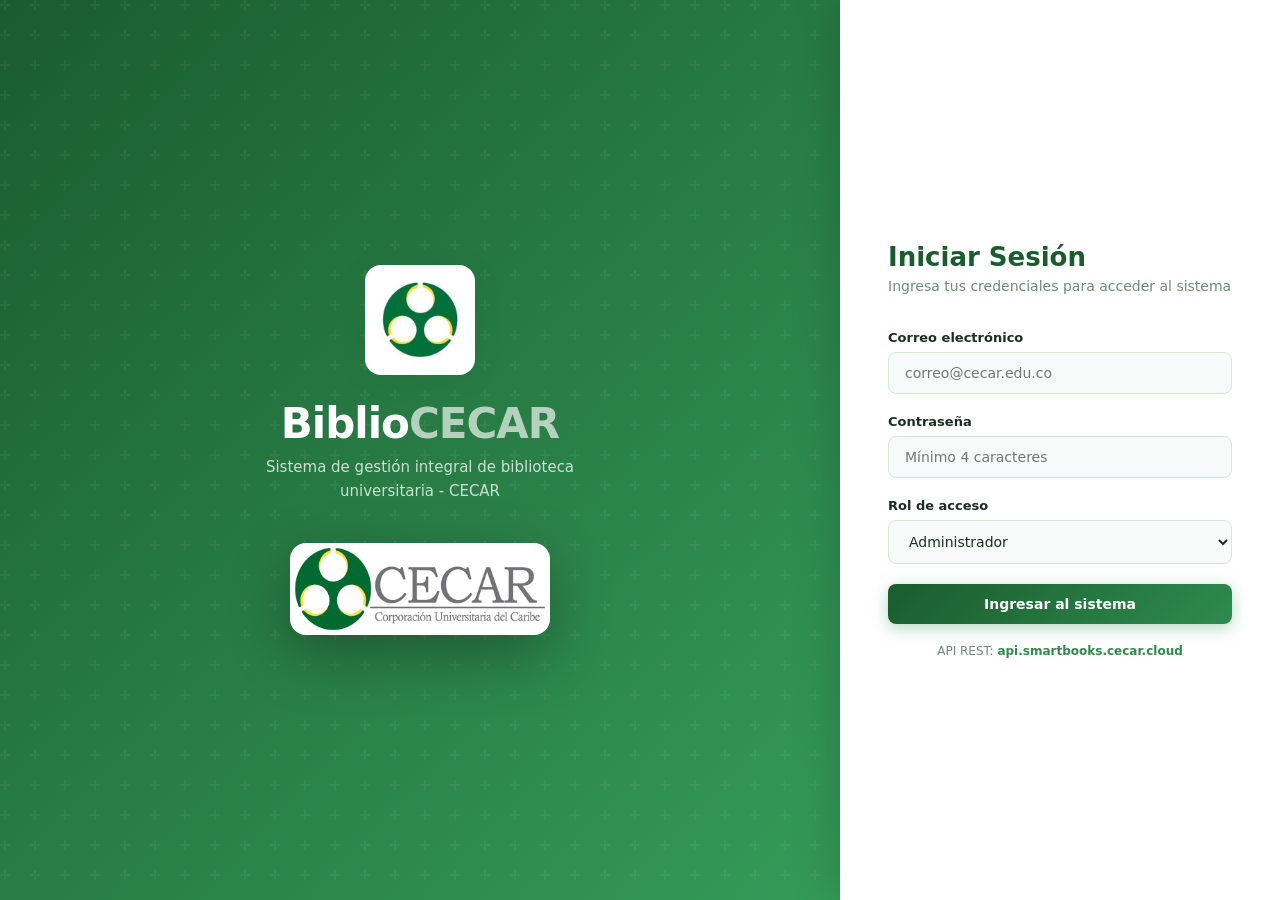
<file: index.html>
<!DOCTYPE html>
<html lang="es">
<head>
  <meta charset="UTF-8">
  <meta name="viewport" content="width=device-width, initial-scale=1.0">
  <title>BiblioCECAR</title>
  <link rel="stylesheet" href="css/styles.css">
  <script src="js/app.js" defer></script>
</head>
<body>

  <div id="loginPage">
    <div class="login-left">
      <div class="login-logo-area anim-fade">
        <img src="recursos/logo-cecar-corporacion-universitaria-del-caribe.webp" alt="CECAR" onerror="this.style.display='none'">
        <h1>Biblio<span>CECAR</span></h1>
        <p>Sistema de gestión integral de biblioteca universitaria - CECAR</p>
      </div>
      <img src="recursos/images.png" alt="Biblioteca" class="login-book-img anim-fade" style="animation-delay:.2s" onerror="this.style.display='none'">
    </div>

    <div class="login-right anim-slide">
      <h2>Iniciar Sesión</h2>
      <p class="sub">Ingresa tus credenciales para acceder al sistema</p>

      <div class="form-group">
        <label for="loginEmail">Correo electrónico</label>
        <input type="email" id="loginEmail" placeholder="correo@cecar.edu.co">
        <span class="error-msg" id="emailErr">Ingresa un correo válido</span>
      </div>

      <div class="form-group">
        <label for="loginPass">Contraseña</label>
        <input type="password" id="loginPass" placeholder="Mínimo 4 caracteres">
        <span class="error-msg" id="passErr">La contraseña debe tener mínimo 4 caracteres</span>
      </div>

      <div class="form-group">
        <label for="loginRole">Rol de acceso</label>
        <select id="loginRole">
          <option value="admin">Administrador</option>
          <option value="bibliotecario">Bibliotecario / Operador</option>
          <option value="consulta">Consulta / Invitado</option>
        </select>
      </div>

      <button class="btn btn-primary btn-full" id="loginBtn" onclick="doLogin(event)">
        Ingresar al sistema
      </button>

      <p class="api-note">
        API REST:
        <a href="https://api.smartbooks.cecar.cloud/index.html" target="_blank">api.smartbooks.cecar.cloud</a>
      </p>
    </div>
  </div>

  <div id="appShell">
    <header class="topbar">
      <a class="topbar-logo" href="#" onclick="goHome();return false">
        <img src="recursos/logo-cecar-corporacion-universitaria-del-caribe.webp" alt="CECAR" onerror="this.style.display='none'">
        <span>Biblio<em>CECAR</em></span>
      </a>

      <div class="topbar-spacer"></div>

      <div class="topbar-user">
        <div class="avatar" id="userAvatar">A</div>
        <div>
          <div id="userNameDisplay">Usuario</div>
          <div class="topbar-role" id="userRoleDisplay">Administrador</div>
        </div>
      </div>

      <button class="topbar-logout" onclick="doLogout()">Cerrar sesión</button>
    </header>

    <div class="app-body">
      <nav class="sidebar">
        <div class="sidebar-section role-admin role-bibliotecario">Principal</div>
        <div class="sidebar-link role-admin role-bibliotecario active" onclick="showPage('dashboard')" id="nav-dashboard">
          <span class="icon">🏠</span> Dashboard
        </div>

        <div class="sidebar-section">Gestión</div>

        <div class="sidebar-link role-admin role-bibliotecario role-consulta" onclick="showPage('libros')" id="nav-libros">
          <span class="icon">📚</span> Libros
        </div>

        <div class="sidebar-link role-admin role-bibliotecario" onclick="showPage('clientes')" id="nav-clientes">
          <span class="icon">👥</span> Clientes
        </div>

        <div class="sidebar-link role-admin role-bibliotecario" onclick="showPage('ventas')" id="nav-ventas">
          <span class="icon">🛒</span> Ventas
        </div>

        <div class="sidebar-link role-admin role-bibliotecario role-consulta" onclick="showPage('inventario')" id="nav-inventario">
          <span class="icon">📦</span> Inventario
        </div>

        <div class="sidebar-link role-admin role-bibliotecario" onclick="showPage('ingresos')" id="nav-ingresos">
          <span class="icon">📥</span> Ingresos
        </div>

        <div class="sidebar-link role-admin role-bibliotecario" onclick="showPage('lotes')" id="nav-lotes">
          <span class="icon">🏷️</span> Lotes
        </div>

        <div class="sidebar-section role-admin">Admin</div>
        <div class="sidebar-link role-admin" onclick="showPage('usuarios')" id="nav-usuarios">
          <span class="icon">⚙️</span> Usuarios
        </div>

        <div class="sidebar-section">Cuenta</div>
        <div class="sidebar-link role-admin role-bibliotecario role-consulta" onclick="showPage('perfil')" id="nav-perfil">
          <span class="icon">👤</span> Perfil
        </div>
      </nav>

      <main class="main-content">

        <section class="content-page active" id="page-dashboard">
          <div class="dashboard-hero anim-fade">
            <div class="dashboard-welcome">
              <h2>Panel de control BiblioCECAR</h2>
              <p>Administra catálogo, inventario, clientes, ventas, ingresos y lotes desde un panel central preparado para operación diaria.</p>
              <div class="dashboard-actions">
                <button class="btn btn-light" onclick="showPage('libros')">Registrar libro</button>
                <button class="btn btn-light" onclick="showPage('ventas')">Nueva venta</button>
                <button class="btn btn-light" onclick="showPage('inventario')">Ver inventario</button>
              </div>
            </div>

            <aside class="dashboard-summary">
              <h3>Resumen operativo</h3>
              <div class="summary-line"><span>Libros activos</span><strong id="dashLibrosMini">0</strong></div>
              <div class="summary-line"><span>Stock disponible</span><strong id="dashStockMini">0</strong></div>
              <div class="summary-line"><span>Ventas registradas</span><strong id="dashVentasMini">0</strong></div>
              <div class="summary-line"><span>Lotes creados</span><strong id="dashLotesMini">0</strong></div>
            </aside>
          </div>

          <div class="dashboard-stats anim-fade">
            <div class="dashboard-stat">
              <div class="dashboard-stat-top"><div class="dashboard-stat-icon">📚</div><span class="badge badge-green">Catálogo</span></div>
              <div class="num" id="statLibros">0</div>
              <div class="lbl">Libros registrados</div>
              <small>Total de títulos guardados en el sistema.</small>
            </div>

            <div class="dashboard-stat">
              <div class="dashboard-stat-top"><div class="dashboard-stat-icon">📦</div><span class="badge badge-blue">Inventario</span></div>
              <div class="num" id="statStock">0</div>
              <div class="lbl">Unidades en stock</div>
              <small>Suma de unidades disponibles para venta.</small>
            </div>

            <div class="dashboard-stat">
              <div class="dashboard-stat-top"><div class="dashboard-stat-icon">👥</div><span class="badge badge-gold">Clientes</span></div>
              <div class="num" id="statClientes">0</div>
              <div class="lbl">Clientes registrados</div>
              <small>Compradores guardados con sus datos básicos.</small>
            </div>

            <div class="dashboard-stat">
              <div class="dashboard-stat-top"><div class="dashboard-stat-icon">🛒</div><span class="badge badge-green">Ventas</span></div>
              <div class="num" id="statVentas">0</div>
              <div class="lbl">Ventas realizadas</div>
              <small>Movimientos que descuentan inventario.</small>
            </div>
          </div>

          <div class="dashboard-grid anim-fade">
            <section class="dashboard-panel">
              <div class="panel-head">
                <div>
                  <h3>Módulos principales</h3>
                  <p>Accesos rápidos con descripción de cada sección.</p>
                </div>
              </div>
              <div class="module-list" id="modulesGrid"></div>
            </section>

            <div class="dashboard-side">
              <section class="dashboard-panel">
                <div class="panel-head">
                  <div>
                    <h3>Stock para revisar</h3>
                    <p>Libros agotados o con pocas unidades.</p>
                  </div>
                </div>
                <div class="stock-list" id="dashLowStock"></div>
              </section>

              <section class="dashboard-panel">
                <div class="panel-head">
                  <div>
                    <h3>Actividad reciente</h3>
                    <p>Últimas ventas e ingresos registrados.</p>
                  </div>
                </div>
                <div class="activity-list" id="dashRecentActivity"></div>
              </section>
            </div>
          </div>
        </section>

        <section class="content-page" id="page-libros">
          <div class="page-header">
            <h2>📚 Gestión de Libros</h2>
            <p>Consulta, registra y actualiza el catálogo de libros.</p>
          </div>

          <div class="form-card editor-only">
            <h3 id="libroFormTitle">Registrar / Actualizar Libro</h3>
            <div class="form-row">
              <div class="form-group"><label>Nombre *</label><input type="text" id="libroNombre" placeholder="Ej. Cálculo Integral"></div>
              <div class="form-group"><label>Nivel *</label><input type="text" id="libroNivel" placeholder="Ej. Universitario"></div>
            </div>
            <div class="form-row">
              <div class="form-group">
                <label>Tipo *</label>
                <select id="libroTipo">
                  <option value="">Seleccionar tipo</option>
                  <option value="1">Texto académico</option>
                  <option value="2">Investigación</option>
                  <option value="3">Literatura</option>
                  <option value="4">Referencia</option>
                </select>
              </div>
              <div class="form-group"><label>Edición *</label><input type="text" id="libroEdicion" placeholder="Ej. 3ra edición"></div>
            </div>
            <div class="form-row">
              <div class="form-group"><label>Unidades *</label><input type="number" id="libroUnidades" placeholder="0" min="0"></div>
              <div class="form-group"><label>Lote *</label><input type="text" id="libroLote" placeholder="Ej. LOTE-2026-A"></div>
            </div>
            <div class="form-row">
              <div class="form-group"><label>Valor de compra ($) *</label><input type="number" id="libroCompra" placeholder="0.00" step="0.01" min="0"></div>
              <div class="form-group"><label>Valor de venta público ($) *</label><input type="number" id="libroVenta" placeholder="0.00" step="0.01" min="0"></div>
            </div>
            <div class="form-actions">
              <button class="btn btn-primary" onclick="saveLibro(event)">Guardar libro</button>
              <button class="btn btn-secondary" onclick="clearLibroForm(event)">Limpiar</button>
            </div>
          </div>

          <div class="table-wrap">
            <div class="table-toolbar">
              <input type="text" placeholder="🔍 Buscar por ID, nombre, nivel, tipo, edición o lote..." oninput="filterTable(this,'tblLibros')">
              <button class="btn btn-secondary btn-sm" onclick="exportLibros(event)">Exportar</button>
            </div>
            <div class="table-scroll">
              <table id="tblLibros">
                <thead><tr><th>ID</th><th>Nombre</th><th>Nivel</th><th>Tipo</th><th>Edición</th><th>Stock</th><th>Venta</th><th>Lote</th><th>Acciones</th></tr></thead>
                <tbody></tbody>
              </table>
            </div>
          </div>
        </section>

        <section class="content-page" id="page-clientes">
          <div class="page-header">
            <h2>👥 Gestión de Clientes</h2>
            <p>Registra y consulta los clientes del sistema.</p>
          </div>

          <div class="form-card">
            <h3>Registrar / Actualizar Cliente</h3>
            <div class="form-row">
              <div class="form-group"><label>Identificación *</label><input type="text" id="clienteId" placeholder="No. de cédula"></div>
              <div class="form-group"><label>Nombres completos *</label><input type="text" id="clienteNombre" placeholder="Nombre y apellidos"></div>
            </div>
            <div class="form-row">
              <div class="form-group"><label>Correo electrónico *</label><input type="email" id="clienteCorreo" placeholder="correo@ejemplo.com"></div>
              <div class="form-group"><label>Celular *</label><input type="tel" id="clienteCelular" placeholder="300 000 0000"></div>
            </div>
            <div class="form-group"><label>Fecha de nacimiento *</label><input type="date" id="clienteNacimiento"></div>
            <div class="form-actions">
              <button class="btn btn-primary" onclick="saveCliente(event)">Guardar cliente</button>
              <button class="btn btn-secondary" onclick="clearClienteForm(event)">Limpiar</button>
            </div>
          </div>

          <div class="table-wrap">
            <div class="table-toolbar"><input type="text" placeholder="🔍 Buscar por nombre, identificación o correo..." oninput="filterTable(this,'tblClientes')"></div>
            <div class="table-scroll">
              <table id="tblClientes">
                <thead><tr><th>Identificación</th><th>Nombre</th><th>Correo</th><th>Celular</th><th>Acciones</th></tr></thead>
                <tbody></tbody>
              </table>
            </div>
          </div>
        </section>

        <section class="content-page" id="page-ventas">
          <div class="page-header">
            <h2>🛒 Gestión de Ventas</h2>
            <p>Registra ventas, calcula totales y descuenta unidades del inventario.</p>
          </div>

          <div class="form-card">
            <h3>Registrar Venta</h3>
            <div class="form-row">
              <div class="form-group"><label>Identificación del cliente *</label><input type="text" id="ventaCliente" placeholder="No. de cédula"></div>
              <div class="form-group"><label>No. Comprobante *</label><input type="text" id="ventaComprobante" placeholder="Ej. COMP-003"></div>
            </div>
            <div class="form-group"><label>Observaciones</label><textarea rows="2" id="ventaObs" placeholder="Notas adicionales de la venta..."></textarea></div>

            <div class="sale-box">
              <div class="sale-box-title">Ítems de venta</div>
              <div class="form-row">
                <div class="form-group"><label>Libro (ID) *</label><input type="number" id="ventaLibroId" placeholder="Ej. 1"></div>
                <div class="form-group"><label>Lote *</label><input type="text" id="ventaLote" placeholder="Ej. LOTE-A"></div>
              </div>
              <div class="form-group"><label>Cantidad *</label><input type="number" id="ventaCantidad" placeholder="1" min="1"></div>
              <button class="btn btn-secondary btn-sm" onclick="addSaleItem(event)">+ Agregar ítem</button>
              <div class="sale-items-preview" id="saleItemsPreview"></div>
            </div>

            <button class="btn btn-primary" onclick="saveVenta(event)">Registrar venta</button>
          </div>

          <div class="table-wrap">
            <div class="table-toolbar">
              <input type="date" id="ventasDesde" style="max-width:160px" onchange="filterVentas()">
              <input type="date" id="ventasHasta" style="max-width:160px" onchange="filterVentas()">
              <input type="text" id="ventasSearch" placeholder="🔍 Buscar por cliente, libro o comprobante..." oninput="filterVentas()">
            </div>
            <div class="table-scroll">
              <table id="tblVentas">
                <thead><tr><th>Comprobante</th><th>Cliente</th><th>Fecha</th><th>Ítems</th><th>Total</th><th>Acciones</th></tr></thead>
                <tbody></tbody>
              </table>
            </div>
          </div>
        </section>

        <section class="content-page" id="page-inventario">
          <div class="page-header">
            <h2>📦 Inventario</h2>
            <p>Consulta el stock disponible por libro y lote.</p>
          </div>

          <div class="table-wrap">
            <div class="table-toolbar">
              <input type="text" placeholder="🔍 Buscar por lote, libro o estado..." oninput="filterTable(this,'tblInventario')">
              <button class="btn btn-secondary btn-sm" onclick="refreshInventario(event)">🔄 Actualizar</button>
            </div>
            <div class="table-scroll">
              <table id="tblInventario">
                <thead><tr><th>ID</th><th>Lote</th><th>Libro</th><th>Unidades ingresadas</th><th>Stock disponible</th><th>Estado</th></tr></thead>
                <tbody></tbody>
              </table>
            </div>
          </div>
        </section>

        <section class="content-page" id="page-ingresos">
          <div class="page-header">
            <h2>📥 Ingresos de Inventario</h2>
            <p>Registra entradas de libros al inventario.</p>
          </div>

          <div class="form-card">
            <h3>Registrar Ingreso</h3>
            <div class="form-row">
              <div class="form-group"><label>Libro (ID) *</label><input type="number" id="ingresoLibroId" placeholder="ID del libro"></div>
              <div class="form-group"><label>Unidades *</label><input type="number" id="ingresoUnidades" placeholder="0" min="1"></div>
            </div>
            <div class="form-row">
              <div class="form-group"><label>Lote *</label><input type="text" id="ingresoLote" placeholder="Ej. LOTE-2026-A"></div>
              <div class="form-group"><label>Valor de compra ($) *</label><input type="number" id="ingresoCompra" placeholder="0.00" step="0.01" min="0"></div>
            </div>
            <div class="form-group"><label>Valor de venta público ($) *</label><input type="number" id="ingresoVenta" placeholder="0.00" step="0.01" min="0"></div>
            <button class="btn btn-primary" onclick="saveIngreso(event)">Registrar ingreso</button>
          </div>

          <div class="table-wrap">
            <div class="table-toolbar">
              <input type="date" id="ingresosDesde" style="max-width:160px" onchange="filterIngresos()">
              <input type="date" id="ingresosHasta" style="max-width:160px" onchange="filterIngresos()">
              <input type="text" id="ingresosSearch" placeholder="🔍 Buscar por lote o libro..." oninput="filterIngresos()">
            </div>
            <div class="table-scroll">
              <table id="tblIngresos">
                <thead><tr><th>Fecha</th><th>Libro</th><th>Lote</th><th>Unidades</th><th>V. Compra</th><th>V. Venta</th><th>Acciones</th></tr></thead>
                <tbody></tbody>
              </table>
            </div>
          </div>
        </section>

        <section class="content-page" id="page-lotes">
          <div class="page-header">
            <h2>🏷️ Gestión de Lotes</h2>
            <p>Crea y consulta los lotes del sistema.</p>
          </div>

          <div class="form-card">
            <h3>Crear Lote</h3>
            <div class="form-group"><label>Identificador del lote *</label><input type="text" id="loteId" placeholder="Ej. LOTE-2026-C"></div>
            <button class="btn btn-primary" onclick="saveLote(event)">Crear lote</button>
          </div>

          <div class="table-wrap">
            <div class="table-toolbar"><input type="text" placeholder="🔍 Buscar lote..." oninput="filterTable(this,'tblLotes')"></div>
            <div class="table-scroll">
              <table id="tblLotes">
                <thead><tr><th>Lote</th><th>Fecha creación</th><th>Libros asociados</th><th>Acciones</th></tr></thead>
                <tbody></tbody>
              </table>
            </div>
          </div>
        </section>

        <section class="content-page" id="page-usuarios">
          <div class="page-header">
            <h2>⚙️ Gestión de Usuarios</h2>
            <p>Administra usuarios y roles del sistema.</p>
          </div>

          <div class="form-card">
            <h3>Registrar / Actualizar Usuario</h3>
            <div class="form-row">
              <div class="form-group"><label>Identificación</label><input type="text" id="usuarioId" placeholder="Opcional"></div>
              <div class="form-group"><label>Nombres completos *</label><input type="text" id="usuarioNombre" placeholder="Nombre y apellidos"></div>
            </div>
            <div class="form-row">
              <div class="form-group"><label>Correo electrónico *</label><input type="email" id="usuarioCorreo" placeholder="correo@cecar.edu.co"></div>
              <div class="form-group"><label>Contraseña *</label><input type="password" id="usuarioPass" placeholder="Mín. 4 caracteres"></div>
            </div>
            <div class="form-row">
              <div class="form-group">
                <label>Rol *</label>
                <select id="usuarioRol">
                  <option value="1">Administrador</option>
                  <option value="2">Bibliotecario / Operador</option>
                  <option value="3">Consulta / Invitado</option>
                </select>
              </div>
              <div class="form-group">
                <label>Estado *</label>
                <select id="usuarioEstado">
                  <option value="true">Activo</option>
                  <option value="false">Inactivo</option>
                </select>
              </div>
            </div>
            <div class="form-actions">
              <button class="btn btn-primary" onclick="saveUsuario(event)">Guardar usuario</button>
              <button class="btn btn-secondary" onclick="clearUsuarioForm(event)">Limpiar</button>
            </div>
          </div>

          <div class="table-wrap">
            <div class="table-toolbar"><input type="text" placeholder="🔍 Buscar por nombre, correo o rol..." oninput="filterTable(this,'tblUsuarios')"></div>
            <div class="table-scroll">
              <table id="tblUsuarios">
                <thead><tr><th>ID</th><th>Nombre</th><th>Correo</th><th>Rol</th><th>Estado</th><th>Acciones</th></tr></thead>
                <tbody></tbody>
              </table>
            </div>
          </div>
        </section>

        <section class="content-page" id="page-perfil">
          <div class="page-header">
            <h2>👤 Perfil de Usuario</h2>
            <p>Consulta la información del usuario autenticado.</p>
          </div>

          <div class="profile-grid">
            <div class="profile-card">
              <div class="profile-avatar" id="profileAvatar">A</div>
              <h3 id="profileName">Usuario</h3>
              <p id="profileRole">Administrador</p>
            </div>

            <div class="form-card">
              <h3>Información de sesión</h3>
              <div class="form-row">
                <div class="form-group"><label>Usuario</label><input type="text" id="profileUser" disabled></div>
                <div class="form-group"><label>Correo</label><input type="text" id="profileEmail" disabled></div>
              </div>
              <div class="form-row">
                <div class="form-group"><label>Rol</label><input type="text" id="profileRoleInput" disabled></div>
                <div class="form-group"><label>Estado</label><input type="text" value="Activo" disabled></div>
              </div>
              <button class="btn btn-secondary" onclick="showToast('Perfil consultado correctamente')">Consultar perfil</button>
            </div>
          </div>
        </section>

      </main>
    </div>
  </div>

  <div id="toast">Acción realizada</div>

  <div class="modal-overlay" id="modalInfo">
    <div class="modal">
      <h3 id="modalTitle">Detalle</h3>
      <div id="modalBody"></div>
      <div class="modal-footer">
        <button class="btn btn-secondary" onclick="closeModal('modalInfo')">Cerrar</button>
      </div>
    </div>
  </div>

  <div class="modal-overlay" id="modalConfirm">
    <div class="modal">
      <h3 id="confirmTitle">Confirmar acción</h3>
      <p id="confirmText"></p>
      <div class="modal-footer">
        <button class="btn btn-secondary" onclick="closeModal('modalConfirm')">Cancelar</button>
        <button class="btn btn-danger" id="confirmActionBtn">Confirmar</button>
      </div>
    </div>
  </div>

</body>
</html>
</file>
<file: css/styles.css>
:root {
  --green-dark:#1a5c2e;
  --green:#2e8b4f;
  --green-mid:#3aab62;
  --green-light:#e8f5ee;
  --green-glow:#56c97880;
  --white:#ffffff;
  --off-white:#f7faf8;
  --border:#d0e8d8;
  --text:#1a2e22;
  --muted:#6b8c78;
  --danger:#c0392b;
  --warning:#92620a;
  --blue:#1e3a8a;
  --shadow:0 4px 24px rgba(30,90,50,.13);
  --shadow-sm:0 2px 10px rgba(30,90,50,.09);
  --radius:12px;
  --radius-sm:8px;
}

*,*::before,*::after{box-sizing:border-box;margin:0;padding:0}
html{scroll-behavior:smooth}
body{font-family:'Segoe UI',system-ui,sans-serif;background:var(--off-white);color:var(--text);min-height:100vh}

@keyframes fadeIn{from{opacity:0;transform:translateY(18px)}to{opacity:1;transform:translateY(0)}}
@keyframes slideIn{from{opacity:0;transform:translateX(-20px)}to{opacity:1;transform:translateX(0)}}
@keyframes popIn{from{opacity:0;transform:scale(.92)}to{opacity:1;transform:scale(1)}}
@keyframes pulse{0%,100%{box-shadow:0 0 0 0 var(--green-glow)}50%{box-shadow:0 0 0 8px transparent}}
@keyframes spin{to{transform:rotate(360deg)}}
@keyframes ripple{to{transform:scale(4);opacity:0}}

.anim-fade{animation:fadeIn .45s ease both}
.anim-slide{animation:slideIn .4s ease both}

#loginPage{
  display:flex;
  min-height:100vh;
  background:linear-gradient(135deg,var(--green-dark) 0%,var(--green) 60%,var(--green-mid) 100%);
}

.login-left{
  flex:1;
  display:flex;
  flex-direction:column;
  align-items:center;
  justify-content:center;
  padding:60px 40px;
  position:relative;
  overflow:hidden;
}

.login-left::before{
  content:'';
  position:absolute;
  inset:0;
  background:url("data:image/svg+xml,%3Csvg width='60' height='60' viewBox='0 0 60 60' xmlns='http://www.w3.org/2000/svg'%3E%3Cg fill='%23ffffff' fill-opacity='0.05'%3E%3Cpath d='M36 34v-4h-2v4h-4v2h4v4h2v-4h4v-2h-4zm0-30V0h-2v4h-4v2h4v4h2V6h4V4h-4zM6 34v-4H4v4H0v2h4v4h2v-4h4v-2H6zM6 4V0H4v4H0v2h4v4h2V6h4V4H6z'/%3E%3C/g%3E%3C/svg%3E");
}

.login-logo-area{position:relative;text-align:center;color:white}
.login-logo-area img{width:110px;height:auto;border-radius:16px;background:white;padding:10px;box-shadow:var(--shadow);margin-bottom:24px}
.login-logo-area h1{font-size:42px;font-weight:800;letter-spacing:-1px;line-height:1;margin-bottom:10px}
.login-logo-area h1 span{color:rgba(255,255,255,.65)}
.login-logo-area p{font-size:15px;color:rgba(255,255,255,.76);max-width:320px;line-height:1.6}
.login-book-img{margin-top:40px;width:260px;border-radius:16px;box-shadow:0 20px 60px rgba(0,0,0,.3);opacity:.9}

.login-right{
  width:440px;
  background:white;
  display:flex;
  flex-direction:column;
  justify-content:center;
  padding:60px 48px;
  box-shadow:-8px 0 40px rgba(0,0,0,.15);
}

.login-right h2{font-size:26px;font-weight:700;color:var(--green-dark);margin-bottom:6px}
.login-right p.sub{color:var(--muted);font-size:14px;margin-bottom:36px}

.api-note{margin-top:20px;font-size:12px;color:var(--muted);text-align:center}
.api-note a{color:var(--green);text-decoration:none;font-weight:600}

.form-group{margin-bottom:20px}
.form-group label{display:block;font-size:13px;font-weight:600;color:var(--text);margin-bottom:7px}

.form-group input,
.form-group select,
.form-group textarea,
.table-toolbar input{
  width:100%;
  padding:12px 16px;
  border:1.5px solid var(--border);
  border-radius:var(--radius-sm);
  font-size:14px;
  color:var(--text);
  background:var(--off-white);
  transition:border-color .2s,box-shadow .2s,background .2s;
  outline:none;
  font-family:inherit;
}

.form-group input:focus,
.form-group select:focus,
.form-group textarea:focus,
.table-toolbar input:focus{
  border-color:var(--green);
  box-shadow:0 0 0 3px rgba(46,139,79,.15);
  background:white;
}

.btn{
  position:relative;
  overflow:hidden;
  display:inline-flex;
  align-items:center;
  justify-content:center;
  gap:8px;
  padding:12px 24px;
  border:none;
  border-radius:var(--radius-sm);
  font-size:14px;
  font-weight:600;
  cursor:pointer;
  transition:transform .15s,box-shadow .2s,filter .2s,background .2s;
  font-family:inherit;
  text-decoration:none;
}

.btn:hover{transform:translateY(-2px)}
.btn:active{transform:scale(.97)}
.btn:disabled{opacity:.65;cursor:not-allowed}
.btn-primary{background:linear-gradient(135deg,var(--green-dark),var(--green));color:white;box-shadow:0 4px 16px rgba(46,139,79,.35)}
.btn-primary:hover{box-shadow:0 6px 24px rgba(46,139,79,.5);filter:brightness(1.08)}
.btn-secondary{background:var(--green-light);color:var(--green-dark);border:1.5px solid var(--border)}
.btn-secondary:hover{background:#d4efdf}
.btn-danger{background:#fef2f2;color:var(--danger);border:1.5px solid #fcd5d5}
.btn-danger:hover{background:#fde8e8}
.btn-light{background:white;color:var(--green-dark)}
.btn-full{width:100%}
.btn-sm{padding:8px 14px;font-size:13px}
.btn .ripple{position:absolute;border-radius:50%;background:rgba(255,255,255,.35);width:60px;height:60px;margin-top:-30px;margin-left:-30px;animation:ripple .6s linear;pointer-events:none}

#appShell{display:none;min-height:100vh;flex-direction:column}

.topbar{
  height:64px;
  background:var(--green-dark);
  display:flex;
  align-items:center;
  padding:0 24px;
  gap:16px;
  position:sticky;
  top:0;
  z-index:200;
  box-shadow:0 2px 12px rgba(0,0,0,.2);
}

.topbar-logo{display:flex;align-items:center;gap:12px;text-decoration:none}
.topbar-logo img{height:38px;width:auto;border-radius:8px;background:white;padding:4px}
.topbar-logo span{color:white;font-size:20px;font-weight:800;letter-spacing:-.5px}
.topbar-logo span em{color:rgba(255,255,255,.55);font-style:normal}
.topbar-spacer{flex:1}
.topbar-user{display:flex;align-items:center;gap:10px;color:white;font-size:14px}
.avatar{width:36px;height:36px;background:var(--green-mid);border-radius:50%;display:flex;align-items:center;justify-content:center;font-weight:700;font-size:15px;border:2px solid rgba(255,255,255,.3)}
.topbar-role{font-size:11px;background:rgba(255,255,255,.15);border-radius:20px;padding:3px 10px;color:rgba(255,255,255,.85)}
.topbar-logout{background:rgba(255,255,255,.12);border:1px solid rgba(255,255,255,.2);color:white;border-radius:var(--radius-sm);padding:7px 14px;font-size:13px;font-weight:600;cursor:pointer;transition:.2s}
.topbar-logout:hover{background:rgba(255,255,255,.22);transform:translateY(-1px)}

.app-body{display:flex;flex:1}
.sidebar{
  width:250px;
  background:white;
  border-right:1px solid var(--border);
  display:flex;
  flex-direction:column;
  padding:20px 0;
  position:sticky;
  top:64px;
  height:calc(100vh - 64px);
  overflow-y:auto;
}

.sidebar-section{padding:6px 16px;font-size:10px;font-weight:700;letter-spacing:.12em;text-transform:uppercase;color:var(--muted);margin-top:12px}
.sidebar-link{position:relative;display:flex;align-items:center;gap:12px;padding:10px 20px;font-size:14px;color:var(--muted);cursor:pointer;transition:.15s;border-left:3px solid transparent;user-select:none}
.sidebar-link:hover{background:var(--green-light);color:var(--green-dark);transform:translateX(2px)}
.sidebar-link.active{background:var(--green-light);color:var(--green-dark);font-weight:600;border-left-color:var(--green)}
.sidebar-link::after{content:'';position:absolute;right:14px;width:7px;height:7px;border-radius:50%;background:var(--green);opacity:0;transform:scale(.4);transition:.2s}
.sidebar-link:hover::after,.sidebar-link.active::after{opacity:1;transform:scale(1)}
.sidebar-link .icon{font-size:18px;width:22px;text-align:center}

.main-content{flex:1;padding:32px;overflow-x:hidden}
.page-header{margin-bottom:28px}
.page-header h2{font-size:24px;font-weight:700;color:var(--green-dark);margin-bottom:4px}
.page-header p{color:var(--muted);font-size:14px}
.content-page{display:none}
.content-page.active{display:block;animation:fadeIn .3s ease}

.dashboard-hero{display:grid;grid-template-columns:1.4fr .9fr;gap:20px;margin-bottom:24px}
.dashboard-welcome{background:linear-gradient(135deg,var(--green-dark),var(--green));color:white;border-radius:var(--radius);padding:28px;box-shadow:var(--shadow);position:relative;overflow:hidden}
.dashboard-welcome::after{content:'';position:absolute;right:-50px;top:-50px;width:180px;height:180px;border-radius:50%;background:rgba(255,255,255,.12)}
.dashboard-welcome h2{font-size:28px;margin-bottom:8px;color:white}
.dashboard-welcome p{color:rgba(255,255,255,.78);max-width:620px;line-height:1.6;font-size:14px}
.dashboard-actions{display:flex;gap:10px;margin-top:22px;flex-wrap:wrap}
.dashboard-summary,.dashboard-panel{background:white;border:1px solid var(--border);border-radius:var(--radius);padding:22px;box-shadow:var(--shadow-sm)}
.dashboard-summary h3,.panel-head h3{color:var(--green-dark);font-size:16px;margin-bottom:14px}
.summary-line{display:flex;justify-content:space-between;align-items:center;padding:11px 0;border-bottom:1px solid var(--border);font-size:13px}
.summary-line:last-child{border-bottom:none}
.summary-line strong{color:var(--green-dark);font-size:18px}

.dashboard-stats{display:grid;grid-template-columns:repeat(4,1fr);gap:16px;margin-bottom:24px}
.dashboard-stat{background:white;border:1px solid var(--border);border-radius:var(--radius);padding:18px;box-shadow:var(--shadow-sm);transition:.2s}
.dashboard-stat:hover{transform:translateY(-3px);box-shadow:var(--shadow);border-color:var(--green-mid)}
.dashboard-stat:hover .dashboard-stat-icon{animation:pulse .9s ease}
.dashboard-stat-top{display:flex;justify-content:space-between;align-items:center;margin-bottom:16px}
.dashboard-stat-icon{width:42px;height:42px;border-radius:12px;display:flex;align-items:center;justify-content:center;background:var(--green-light);font-size:21px}
.dashboard-stat .num{font-size:28px;font-weight:800;color:var(--green-dark)}
.dashboard-stat .lbl{font-size:12px;color:var(--muted);margin-top:3px}
.dashboard-stat small{display:block;margin-top:12px;color:var(--muted);font-size:11px}
.dashboard-grid{display:grid;grid-template-columns:1.15fr .85fr;gap:20px}
.panel-head{display:flex;justify-content:space-between;align-items:flex-start;gap:12px;margin-bottom:16px}
.panel-head p{color:var(--muted);font-size:12px;margin-top:3px}
.module-list{display:grid;grid-template-columns:repeat(2,1fr);gap:12px}
.dashboard-module{border:1px solid var(--border);border-radius:var(--radius-sm);padding:15px;cursor:pointer;transition:.2s;background:linear-gradient(135deg,#fff,#f7fcf9)}
.dashboard-module:hover{transform:translateY(-2px);border-color:var(--green);box-shadow:var(--shadow-sm)}
.dashboard-module-top{display:flex;align-items:center;gap:10px;margin-bottom:8px}
.dashboard-module .icon{width:34px;height:34px;border-radius:10px;background:var(--green-light);display:flex;align-items:center;justify-content:center}
.dashboard-module strong{color:var(--green-dark);font-size:14px}
.dashboard-module p{color:var(--muted);font-size:12px;line-height:1.45}
.dashboard-module span{display:inline-block;margin-top:10px;font-size:11px;font-weight:700;color:var(--green-dark)}
.activity-list,.stock-list{display:grid;gap:10px}
.activity-item,.stock-item{display:flex;justify-content:space-between;align-items:center;gap:12px;padding:12px;border:1px solid var(--border);border-radius:var(--radius-sm);background:var(--off-white)}
.activity-item strong,.stock-item strong{display:block;font-size:13px;color:var(--text)}
.activity-item small,.stock-item small{color:var(--muted);font-size:11px}
.dashboard-side{display:grid;gap:20px}

.table-wrap{background:white;border:1px solid var(--border);border-radius:var(--radius);overflow:hidden;box-shadow:var(--shadow-sm)}
.table-toolbar{display:flex;align-items:center;gap:12px;padding:16px 20px;border-bottom:1px solid var(--border);flex-wrap:wrap}
.table-toolbar input{flex:1;min-width:200px;padding:9px 14px;font-size:13px}
.table-scroll{overflow-x:auto}
table{width:100%;border-collapse:collapse}
thead tr{background:var(--green-dark);color:white}
th{padding:12px 16px;text-align:left;font-size:13px;font-weight:600;white-space:nowrap}
td{padding:11px 16px;font-size:13px;border-bottom:1px solid var(--border);color:var(--text);vertical-align:middle}
tbody tr{transition:.15s}
tbody tr:hover{background:var(--green-light)}
tbody tr:last-child td{border-bottom:none}
.badge{display:inline-block;padding:3px 10px;border-radius:20px;font-size:11px;font-weight:600;white-space:nowrap}
.badge-green{background:#d4edda;color:#1a5c2e}
.badge-red{background:#fde8e8;color:var(--danger)}
.badge-blue{background:#dbeafe;color:var(--blue)}
.badge-gold{background:#fef3cd;color:var(--warning)}

.form-card{background:white;border:1px solid var(--border);border-radius:var(--radius);padding:28px 32px;box-shadow:var(--shadow-sm);margin-bottom:24px}
.form-card h3{font-size:17px;font-weight:700;color:var(--green-dark);margin-bottom:20px;padding-bottom:14px;border-bottom:1px solid var(--border)}
.form-row{display:grid;grid-template-columns:1fr 1fr;gap:16px}
.form-actions{display:flex;gap:10px;margin-top:8px;flex-wrap:wrap}
.sale-box{background:var(--green-light);border-radius:var(--radius-sm);padding:16px;margin:12px 0}
.sale-box-title{font-size:13px;font-weight:700;color:var(--green-dark);margin-bottom:12px}
.sale-items-preview{margin-top:12px;border-top:1px solid var(--border);padding-top:10px;display:grid;gap:8px}
.sale-item-chip{display:flex;justify-content:space-between;gap:10px;align-items:center;background:white;border:1px solid var(--border);border-radius:var(--radius-sm);padding:8px 10px;font-size:12px}
.sale-total{margin-top:10px;font-weight:700;color:var(--green-dark);font-size:13px;text-align:right}

.profile-grid{display:grid;grid-template-columns:280px 1fr;gap:20px}
.profile-card{background:white;border:1px solid var(--border);border-radius:var(--radius);padding:28px;text-align:center;box-shadow:var(--shadow-sm)}
.profile-avatar{width:88px;height:88px;border-radius:50%;background:linear-gradient(135deg,var(--green-dark),var(--green-mid));color:white;display:flex;align-items:center;justify-content:center;font-size:34px;font-weight:800;margin:0 auto 16px}
.profile-card h3{color:var(--green-dark);font-size:20px;margin-bottom:5px}
.profile-card p{color:var(--muted);font-size:13px}

#toast{position:fixed;bottom:28px;right:28px;background:var(--green-dark);color:white;padding:14px 22px;border-radius:var(--radius-sm);font-size:14px;font-weight:500;z-index:9999;box-shadow:0 8px 30px rgba(0,0,0,.2);transform:translateY(80px);opacity:0;transition:.3s;display:flex;align-items:center;gap:10px;max-width:420px}
#toast.show{transform:translateY(0);opacity:1}

.modal-overlay{position:fixed;inset:0;background:rgba(0,0,0,.45);backdrop-filter:blur(3px);z-index:500;display:none;align-items:center;justify-content:center}
.modal-overlay.open{display:flex}
.modal{background:white;border-radius:var(--radius);padding:32px;width:520px;max-width:95vw;box-shadow:0 20px 60px rgba(0,0,0,.25);animation:popIn .3s cubic-bezier(.34,1.56,.64,1)}
.modal h3{font-size:18px;font-weight:700;color:var(--green-dark);margin-bottom:20px}
.modal p{font-size:14px;color:var(--muted);line-height:1.6}
#modalBody{font-size:14px;color:var(--muted);line-height:1.6}
#modalBody ul{margin-left:18px;margin-top:8px}
.modal-footer{display:flex;gap:10px;justify-content:flex-end;margin-top:24px;padding-top:16px;border-top:1px solid var(--border)}

.spinner{width:20px;height:20px;border:3px solid rgba(255,255,255,.3);border-top-color:white;border-radius:50%;animation:spin .7s linear infinite;display:inline-block}
.error-msg{color:var(--danger);font-size:12px;margin-top:5px;display:none}
.empty-state{text-align:center;padding:34px 20px;color:var(--muted);font-size:14px}

.hidden{display:none!important}

@media(max-width:1100px){
  .dashboard-hero,.dashboard-grid,.profile-grid{grid-template-columns:1fr}
  .dashboard-stats{grid-template-columns:repeat(2,1fr)}
}

@media(max-width:768px){
  #loginPage{flex-direction:column}
  .login-left{padding:40px 24px 20px}
  .login-book-img{display:none}
  .login-right{width:100%;padding:32px 24px}
  .topbar{padding:0 14px}
  .topbar-user{display:none}
  .sidebar{display:none}
  .main-content{padding:20px 16px}
  .form-row,.dashboard-stats,.module-list{grid-template-columns:1fr}
  .form-card{padding:22px 18px}
}
</file>
